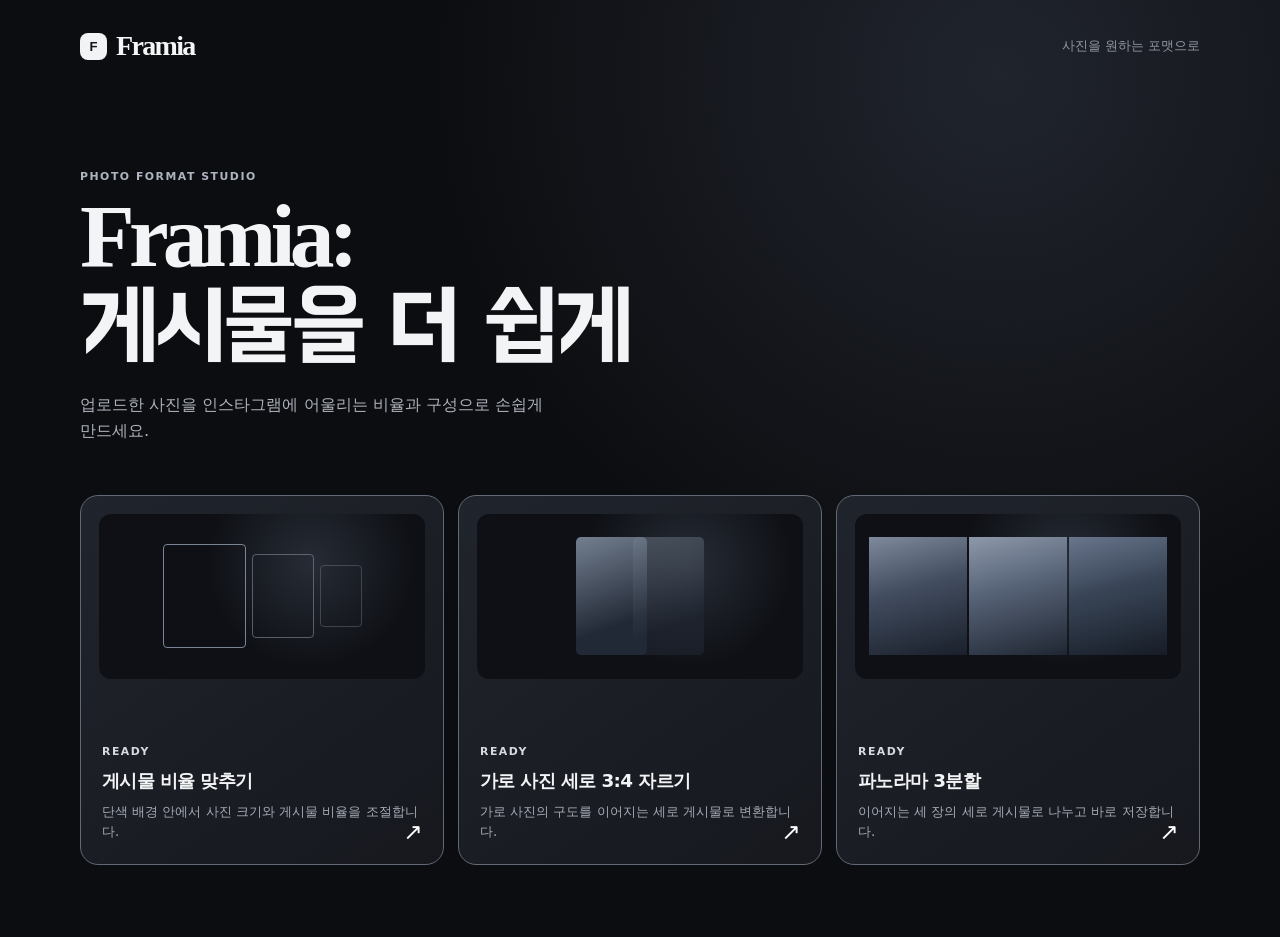
<file: index.html>
<!doctype html>
<html lang="ko">
  <head>
    <meta charset="UTF-8" />
    <meta name="viewport" content="width=device-width, initial-scale=1.0" />
    <title>Framia — 사진 포맷 메이커</title>
    <link rel="stylesheet" href="./main.css" />
  </head>
  <body>
    <main class="home-shell">
      <header class="home-header">
        <a class="brand" href="./index.html" aria-label="Framia 홈"><span>F</span>Framia</a>
        <p>사진을 원하는 포맷으로</p>
      </header>

      <section class="hero">
        <p class="eyebrow">PHOTO FORMAT STUDIO</p>
          <h1><span class="hero-brand">Framia:</span><br />게시물을 더 쉽게</h1>
        <p class="intro">업로드한 사진을 인스타그램에 어울리는 비율과 구성으로 손쉽게 만드세요.</p>
      </section>

      <section class="tool-grid" aria-label="사진 편집 도구">
        <a class="tool-card active" href="./ratio.html">
          <div class="tool-visual ratio-visual"><span></span><span></span><span></span></div>
          <div class="tool-copy"><p class="card-label">READY</p><h2>게시물 비율 맞추기</h2><p>단색 배경 안에서 사진 크기와 게시물 비율을 조절합니다.</p></div>
          <span class="card-arrow" aria-hidden="true">↗</span>
        </a>

        <a class="tool-card active" href="./portrait.html">
          <div class="tool-visual portrait-visual"><span></span><span></span></div>
          <div class="tool-copy"><p class="card-label">READY</p><h2>가로 사진 세로 3:4 자르기</h2><p>가로 사진의 구도를 이어지는 세로 게시물로 변환합니다.</p></div>
          <span class="card-arrow" aria-hidden="true">↗</span>
        </a>

        <a class="tool-card active" href="./panorama.html">
          <div class="tool-visual panorama-visual"><span></span><span></span><span></span></div>
          <div class="tool-copy"><p class="card-label">READY</p><h2>파노라마 3분할</h2><p>이어지는 세 장의 세로 게시물로 나누고 바로 저장합니다.</p></div>
          <span class="card-arrow" aria-hidden="true">↗</span>
        </a>
      </section>
    </main>
  </body>
</html>
</file>
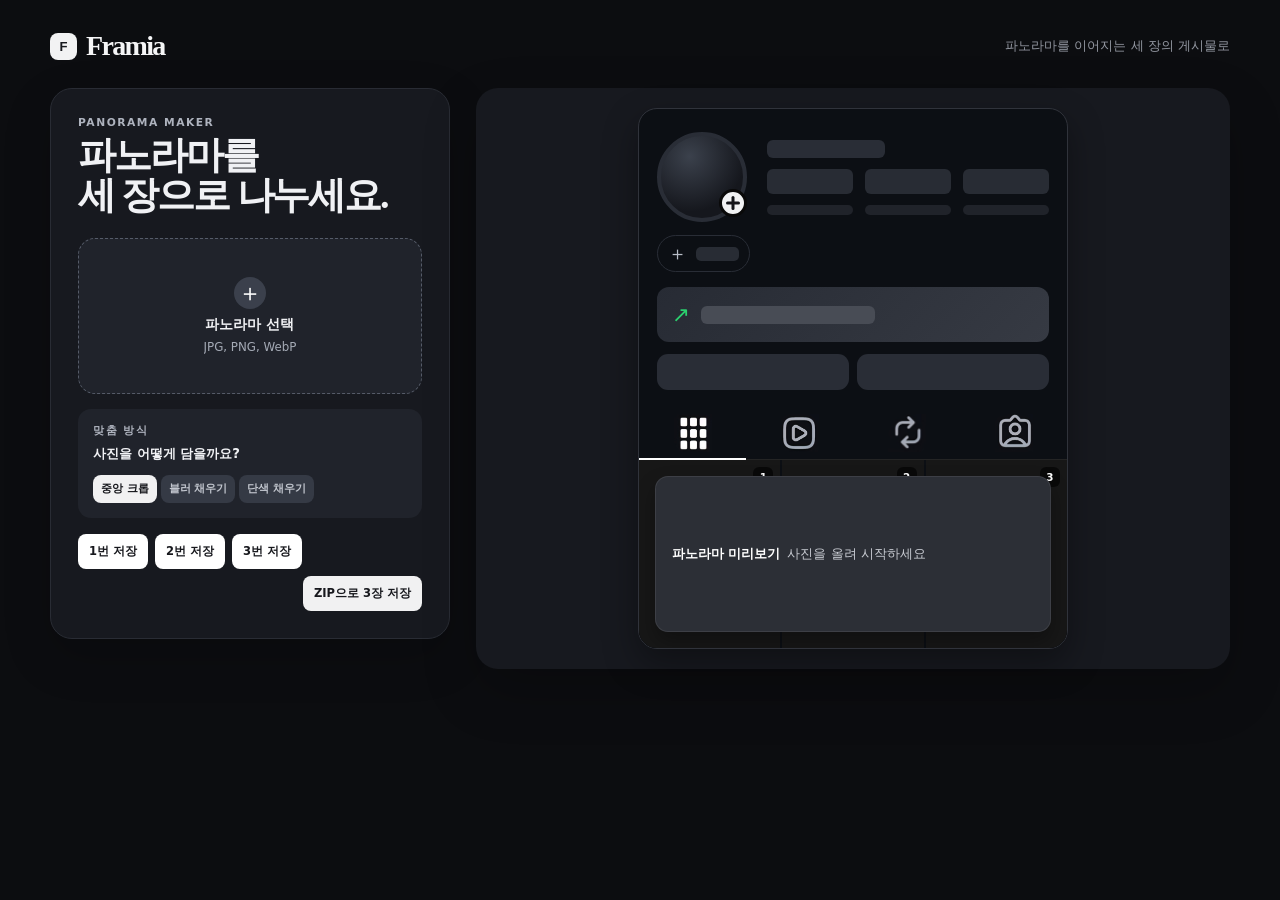
<file: panorama.html>
<!doctype html>
<html lang="ko">
  <head>
    <meta charset="UTF-8" />
    <meta name="viewport" content="width=device-width, initial-scale=1.0" />
    <title>Framia — 인스타 파노라마 메이커</title>
    <link rel="stylesheet" href="./styles.css" />
  </head>
  <body>
    <header class="site-header">
      <a class="brand" href="./index.html" aria-label="Framia 홈"><span class="brand-mark">F</span>Framia</a>
      <p>파노라마를 이어지는 세 장의 게시물로</p>
    </header>

    <main class="workspace">
      <section class="editor-panel" aria-label="파노라마 편집 도구">
        <div class="editor-heading"><p class="eyebrow">PANORAMA MAKER</p><h1>파노라마를<br />세 장으로 나누세요.</h1></div>
        <label class="upload-card" id="uploadCard" for="imageInput">
          <input id="imageInput" type="file" accept="image/*" />
          <span class="upload-icon" aria-hidden="true">＋</span>
          <strong>파노라마 선택</strong>
          <span id="fileStatus">JPG, PNG, WebP</span>
        </label>

        <div id="fitControls" class="fit-controls" hidden>
          <div><p class="label">맞춤 방식</p><strong>사진을 어떻게 담을까요?</strong></div>
          <div class="mode-buttons" role="group" aria-label="이미지 맞춤 방식">
            <button type="button" data-mode="crop" class="mode-button active">중앙 크롭</button>
            <button type="button" data-mode="fill" class="mode-button">블러 채우기</button>
            <button type="button" data-mode="solid" class="mode-button">단색 채우기</button>
          </div>
        </div>
        <div id="colorControls" class="color-controls" hidden><span>레터박스 색상</span><input id="solidColor" type="color" value="#1d1c1a" aria-label="레터박스 색상" /></div>
        <div id="solidSizeControls" class="crop-controls" hidden>
          <div class="control-heading"><div><p class="label">사진 크기</p><strong id="solidSizeValue">전체 보이기</strong></div><button id="resetSolidSize" class="text-button" type="button">기본값</button></div>
          <input id="solidSizeRange" type="range" min="45" max="100" value="100" aria-label="단색 배경 안 사진 크기" />
          <div class="range-labels"><span>여백 크게</span><span>화면 채움</span></div>
        </div>
        <div id="cropControls" class="crop-controls" hidden>
          <div class="control-heading"><div><p class="label">크롭 위치</p><strong id="cropValue">가운데</strong></div><button id="resetCrop" class="text-button" type="button">가운데로</button></div>
          <input id="cropRange" type="range" min="0" max="100" value="50" aria-label="파노라마 크롭 위치" />
          <div class="range-labels"><span>왼쪽</span><span>오른쪽</span></div>
        </div>
        <div id="downloadActions" class="download-actions" hidden>
          <button type="button" data-panel="0">1번 저장</button>
          <button type="button" data-panel="1">2번 저장</button>
          <button type="button" data-panel="2">3번 저장</button>
          <button type="button" class="secondary" id="downloadAll">ZIP으로 3장 저장</button>
        </div>
      </section>

      <section class="preview-panel" id="previewPanel" aria-label="인스타그램 프로필 미리보기" aria-live="polite">
        <div class="instagram-shell">
          <div class="profile-head" aria-hidden="true">
            <div class="placeholder-avatar"><span>＋</span></div>
            <div class="profile-mask">
              <i class="name-mask"></i>
              <div class="placeholder-stats"><i></i><i></i><i></i></div>
              <div class="stat-captions"><i></i><i></i><i></i></div>
            </div>
          </div>
          <div class="highlight-mask" aria-hidden="true"><span>＋</span><i></i></div>
          <div class="dashboard-mask" aria-hidden="true"><span>↗</span><i></i></div>
          <div class="profile-actions-mask" aria-hidden="true"><i></i><i></i></div>
          <div class="ig-tabs" aria-label="게시물 탭">
            <span class="tab-icon active" aria-hidden="true"><img src="./assets/icons/posts.jpeg" alt="" /></span>
            <span class="tab-icon" aria-hidden="true"><img src="./assets/icons/reels.jpeg" alt="" /></span>
            <span class="tab-icon" aria-hidden="true"><img src="./assets/icons/reposts.jpeg" alt="" /></span>
            <span class="tab-icon" aria-hidden="true"><img src="./assets/icons/tagged.jpeg" alt="" /></span>
          </div>
          <div class="feed-shell">
            <div class="panels-wrap" id="panelsWrap" aria-label="첫 번째 게시물 행 미리보기">
            <div class="panel"><canvas class="render-canvas" id="panel1" width="1080" height="1440" aria-label="첫 번째 출력 이미지"></canvas><canvas class="grid-preview" width="600" height="800" aria-label="첫 번째 게시물 미리보기"></canvas><span>1</span></div>
            <div class="panel"><canvas class="render-canvas" id="panel2" width="1080" height="1440" aria-label="두 번째 출력 이미지"></canvas><canvas class="grid-preview" width="600" height="800" aria-label="두 번째 게시물 미리보기"></canvas><span>2</span></div>
            <div class="panel"><canvas class="render-canvas" id="panel3" width="1080" height="1440" aria-label="세 번째 출력 이미지"></canvas><canvas class="grid-preview" width="600" height="800" aria-label="세 번째 게시물 미리보기"></canvas><span>3</span></div>
            <div id="emptyState" class="empty-state"><b>파노라마 미리보기</b><span>사진을 올려 시작하세요</span></div>
            </div>
          </div>
        </div>
      </section>
    </main>
    <script src="./app.js"></script>
  </body>
</html>
</file>
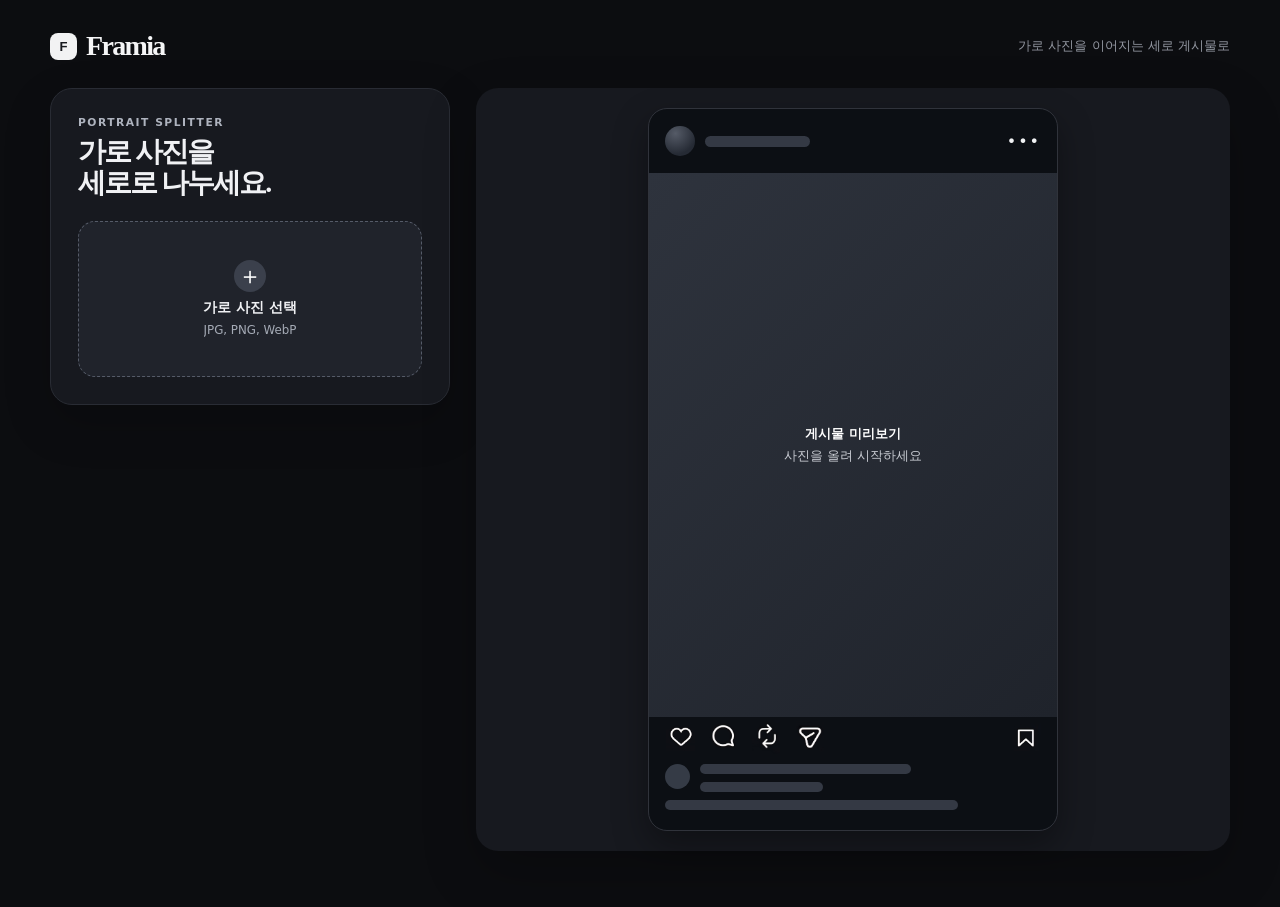
<file: portrait.html>
<!doctype html>
<html lang="ko">
  <head>
    <meta charset="UTF-8" />
    <meta name="viewport" content="width=device-width, initial-scale=1.0" />
    <title>Framia — 가로 사진 세로 3:4 자르기</title>
    <link rel="stylesheet" href="./portrait.css" />
  </head>
  <body>
    <header class="site-header">
      <a class="brand" href="./index.html" aria-label="Framia 홈"><span class="brand-mark">F</span>Framia</a>
      <p>가로 사진을 이어지는 세로 게시물로</p>
    </header>

    <main class="workspace">
      <section class="editor-panel" aria-label="가로 사진 세로 자르기 도구">
        <div class="editor-heading"><p class="eyebrow">PORTRAIT SPLITTER</p><h1>가로 사진을<br />세로로 나누세요.</h1></div>
        <label class="upload-card" id="uploadCard" for="imageInput">
          <input id="imageInput" type="file" accept="image/*" />
          <span class="upload-icon" aria-hidden="true">＋</span>
          <strong>가로 사진 선택</strong>
          <span id="fileStatus">JPG, PNG, WebP</span>
        </label>

        <div id="splitControls" class="split-controls" hidden>
          <div class="control-heading"><div><p class="label">분할 장수</p><strong id="countLabel">3장의 게시물</strong></div></div>
          <input id="countRange" type="range" min="2" max="10" value="3" aria-label="분할할 게시물 수" />
          <div class="range-labels"><span>2장</span><span>10장</span></div>
        </div>
        <div id="cropControls" class="crop-controls" hidden>
          <div class="control-heading"><div><p class="label">크롭 위치</p><strong id="cropValue">가운데</strong></div><button id="resetCrop" class="text-button" type="button">가운데로</button></div>
          <input id="cropRange" type="range" min="0" max="100" value="50" aria-label="가로 사진 크롭 위치" />
          <div class="range-labels"><span>왼쪽</span><span>오른쪽</span></div>
        </div>
        <div id="downloadActions" class="download-actions" hidden>
          <div id="singleDownloads" class="single-downloads"></div>
          <button type="button" class="secondary" id="downloadAll">ZIP으로 저장</button>
        </div>
      </section>

      <section class="preview-panel" id="previewPanel" aria-label="인스타그램 게시물 미리보기" aria-live="polite">
        <div class="instagram-post">
          <div class="post-author" aria-hidden="true">
            <span class="author-avatar"></span><span class="author-name"></span><span class="more-icon">•••</span>
          </div>
          <div class="carousel" id="carousel">
            <div class="carousel-track" id="carouselTrack"></div>
            <button type="button" class="carousel-arrow previous" id="previousButton" aria-label="이전 사진">‹</button>
            <button type="button" class="carousel-arrow next" id="nextButton" aria-label="다음 사진">›</button>
            <div id="emptyState" class="empty-state"><b>게시물 미리보기</b><span>사진을 올려 시작하세요</span></div>
            <span id="pageCount" class="page-count" hidden>1/3</span>
          </div>
          <div class="carousel-dots" id="carouselDots" aria-label="사진 순서"></div>
          <div class="post-actions" aria-hidden="true">
            <img src="./assets/post-icons/heart.jpeg" alt="" />
            <img src="./assets/post-icons/comment.jpeg" alt="" />
            <img src="./assets/post-icons/repost.jpeg" alt="" />
            <img src="./assets/post-icons/share.jpeg" alt="" />
            <img class="bookmark" src="./assets/post-icons/bookmark.jpeg" alt="" />
          </div>
          <div class="post-copy" aria-hidden="true"><i class="copy-avatar"></i><i class="copy-line primary"></i><i class="copy-line short"></i><i class="copy-line wide"></i></div>
        </div>
      </section>
    </main>
    <script src="./portrait.js"></script>
  </body>
</html>
</file>
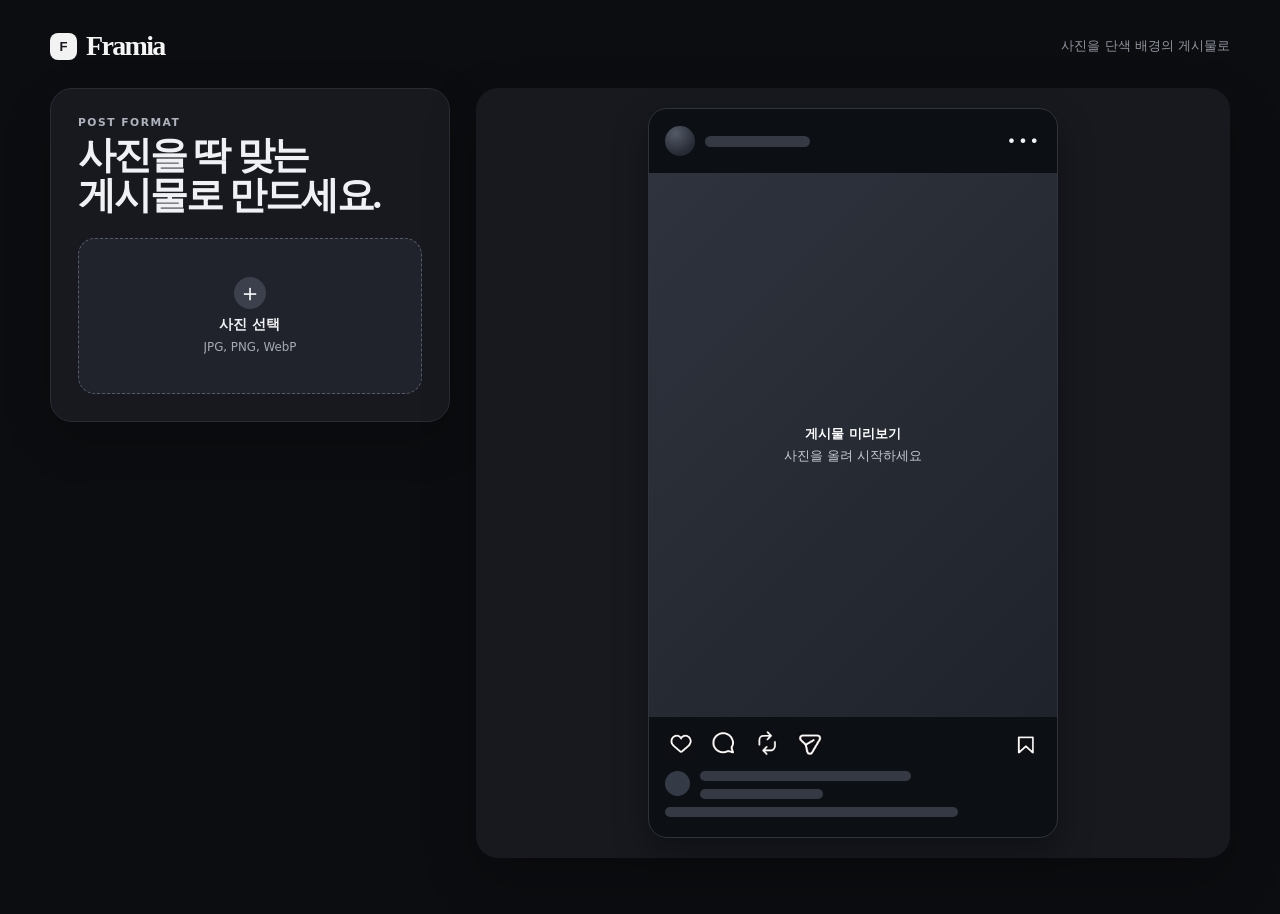
<file: ratio.html>
<!doctype html>
<html lang="ko">
  <head>
    <meta charset="UTF-8" />
    <meta name="viewport" content="width=device-width, initial-scale=1.0" />
    <title>Framia — 게시물 비율 맞추기</title>
    <link rel="stylesheet" href="./ratio.css" />
  </head>
  <body>
    <header class="site-header">
      <a class="brand" href="./index.html" aria-label="Framia 홈"><span class="brand-mark">F</span>Framia</a>
      <p>사진을 단색 배경의 게시물로</p>
    </header>

    <main class="workspace">
      <section class="editor-panel" aria-label="게시물 비율 맞추기 도구">
        <div class="editor-heading"><p class="eyebrow">POST FORMAT</p><h1>사진을 딱 맞는<br />게시물로 만드세요.</h1></div>
        <label class="upload-card" id="uploadCard" for="imageInput">
          <input id="imageInput" type="file" accept="image/*" />
          <span class="upload-icon" aria-hidden="true">＋</span>
          <strong>사진 선택</strong>
          <span id="fileStatus">JPG, PNG, WebP</span>
        </label>

        <div id="formatControls" class="format-controls" hidden>
          <div><p class="label">게시물 비율</p><strong>어떤 비율로 만들까요?</strong></div>
          <div class="format-buttons" role="group" aria-label="게시물 비율">
            <button class="format-button active" type="button" data-ratio="portrait">세로 3:4</button>
            <button class="format-button" type="button" data-ratio="square">정사각형 1:1</button>
          </div>
        </div>
        <div id="colorControls" class="color-controls" hidden><span>배경 색상</span><input id="backgroundColor" type="color" value="#1d1c1a" aria-label="배경 색상" /></div>
        <div id="sizeControls" class="size-controls" hidden>
          <div class="control-heading"><div><p class="label">사진 크기</p><strong id="scaleValue">양옆 맞춤</strong></div><button id="resetSize" class="text-button" type="button">기본값</button></div>
          <input id="scaleRange" type="range" min="55" max="100" value="100" aria-label="사진 크기" />
          <div class="range-labels"><span>여백 크게</span><span>화면 채움</span></div>
        </div>
        <div id="downloadActions" class="download-actions" hidden><button type="button" id="downloadImage">이미지 저장</button></div>
      </section>

      <section class="preview-panel" id="previewPanel" aria-label="인스타그램 게시물 미리보기" aria-live="polite">
        <div class="instagram-post">
          <div class="post-author" aria-hidden="true"><span class="author-avatar"></span><span class="author-name"></span><span class="more-icon">•••</span></div>
          <div class="post-image" id="postImage">
            <canvas id="previewCanvas" width="1080" height="1440" aria-label="게시물 미리보기"></canvas>
            <div id="emptyState" class="empty-state"><b>게시물 미리보기</b><span>사진을 올려 시작하세요</span></div>
          </div>
          <div class="post-actions" aria-hidden="true">
            <img src="./assets/post-icons/heart.jpeg" alt="" />
            <img src="./assets/post-icons/comment.jpeg" alt="" />
            <img src="./assets/post-icons/repost.jpeg" alt="" />
            <img src="./assets/post-icons/share.jpeg" alt="" />
            <img class="bookmark" src="./assets/post-icons/bookmark.jpeg" alt="" />
          </div>
          <div class="post-copy" aria-hidden="true"><i class="copy-avatar"></i><i class="copy-line primary"></i><i class="copy-line short"></i><i class="copy-line wide"></i></div>
        </div>
      </section>
    </main>
    <script src="./ratio.js"></script>
  </body>
</html>
</file>
<file: main.css>
@font-face { font-family: "BM Hanna Pro"; src: url("./assets/fonts/BMHANNAProOTF.otf") format("opentype"); font-display: swap; }
:root { font-family: Inter, ui-sans-serif, system-ui, -apple-system, BlinkMacSystemFont, "Segoe UI", sans-serif; color: #f3f4f6; background: #0c0d10; }
* { box-sizing: border-box; }
body { min-width: 320px; min-height: 100vh; margin: 0; background: radial-gradient(circle at 78% 8%, #20242d 0, #0c0d10 36rem); }
.home-shell { width: min(1120px, calc(100% - 48px)); margin: 0 auto; padding: 30px 0 72px; }
.home-header { display: flex; align-items: center; justify-content: space-between; }
.brand { display: inline-flex; align-items: center; gap: 9px; color: #f4f5f7; font-family: Georgia, serif; font-size: 1.75rem; font-weight: 800; letter-spacing: -.06em; text-decoration: none; }
.brand span { display: grid; width: 27px; height: 27px; place-items: center; border-radius: 8px; background: #f2f3f4; color: #15161a; font-family: Inter, sans-serif; font-size: .82rem; letter-spacing: 0; }
.home-header p { margin: 0; color: #9298a4; font-size: .82rem; }
.hero { max-width: 650px; padding: 108px 0 50px; }
.eyebrow, .card-label { margin: 0 0 10px; color: #aeb4c0; font-size: .68rem; font-weight: 850; letter-spacing: .14em; }
h1 { margin: 0; font-family: "BM Hanna Pro", Georgia, serif; font-size: clamp(3rem, 7vw, 5.6rem); font-weight: 400; line-height: .96; letter-spacing: -.045em; }
.hero-brand { font-family: Georgia, serif; font-weight: 800; letter-spacing: -.065em; }
.intro { max-width: 480px; margin: 24px 0 0; color: #adb2bc; font-size: 1.03rem; line-height: 1.6; }
.tool-grid { display: grid; grid-template-columns: repeat(3, 1fr); gap: 14px; }
.tool-card { position: relative; display: flex; min-height: 370px; flex-direction: column; overflow: hidden; padding: 21px; border: 1px solid #2a2e37; border-radius: 18px; background: #17191f; color: inherit; text-decoration: none; }
.tool-card.active { border-color: #626976; background: linear-gradient(145deg, #20242c, #16181e); transition: transform .18s ease, border-color .18s ease; }
.tool-card.active:hover { border-color: #e2e5e9; transform: translateY(-4px); }
.tool-visual { position: relative; display: flex; height: 165px; align-items: center; justify-content: center; gap: 6px; margin: -3px -3px 25px; overflow: hidden; border-radius: 12px; background: #0e1015; }
.tool-visual::before { position: absolute; inset: 0; background: radial-gradient(circle at 65% 30%, rgb(105 118 140 / 27%), transparent 43%); content: ""; }
.ratio-visual span { position: relative; display: block; border: 1px solid #7b8494; border-radius: 4px; }.ratio-visual span:nth-child(1) { width: 83px; height: 104px; }.ratio-visual span:nth-child(2) { width: 62px; height: 84px; opacity: .65; }.ratio-visual span:nth-child(3) { width: 42px; height: 62px; opacity: .4; }
.portrait-visual span { position: relative; display: block; width: 71px; height: 118px; border-radius: 5px; background: linear-gradient(160deg, #737f90, #222936 72%); }.portrait-visual span:last-child { margin-left: -20px; opacity: .52; }
.panorama-visual { gap: 2px; }.panorama-visual span { position: relative; width: 30%; height: 118px; background: linear-gradient(165deg, #7e899c 0, #424d60 43%, #1a202b 100%); }.panorama-visual span:nth-child(2) { background: linear-gradient(165deg, #8d98aa 0, #566276 43%, #202733 100%); }.panorama-visual span:nth-child(3) { background: linear-gradient(165deg, #69758b 0, #394557 43%, #161c26 100%); }
.tool-copy { margin-top: auto; }.tool-copy h2 { margin: 0; font-size: 1.15rem; letter-spacing: -.035em; }.tool-copy p:last-child { margin: 9px 0 0; color: #a4aab5; font-size: .83rem; line-height: 1.55; }.active .card-label { color: #d6dbe2; }.pending { opacity: .78; }.card-status { margin-top: 17px; color: #858c98; font-size: .73rem; font-weight: 750; }.card-arrow { position: absolute; right: 20px; bottom: 19px; color: #fff; font-size: 1.45rem; }
@media (max-width: 760px) { .home-shell { width: min(100% - 28px, 560px); padding-bottom: 40px; }.home-header p { display: none; }.hero { padding: 72px 0 36px; }.tool-grid { grid-template-columns: 1fr; }.tool-card { min-height: 290px; }.tool-visual { height: 125px; margin-bottom: 19px; } }
</file>
<file: styles.css>
:root { --ig-dark: #0c0f14; font-family: Inter, ui-sans-serif, system-ui, -apple-system, BlinkMacSystemFont, "Segoe UI", sans-serif; color: #f0f1f4; background: #0c0d10; }
* { box-sizing: border-box; }
body { min-width: 320px; margin: 0; background: #0c0d10; }
button, input { font: inherit; }
.site-header { display: flex; width: min(1180px, calc(100% - 48px)); align-items: center; justify-content: space-between; margin: 0 auto; padding: 30px 0 26px; }
.brand { display: inline-flex; align-items: center; gap: 9px; color: #f5f5f6; font-family: Georgia, serif; font-size: 1.75rem; font-weight: 800; letter-spacing: -.06em; text-decoration: none; }
.brand-mark { display: grid; width: 27px; height: 27px; place-items: center; border-radius: 8px; background: #f2f2f3; color: #17181d; font-family: Inter, sans-serif; font-size: .82rem; letter-spacing: 0; }
.site-header p { margin: 0; color: #9296a0; font-size: .82rem; }
.workspace { display: grid; grid-template-columns: minmax(320px, 400px) minmax(0, 1fr); width: min(1180px, calc(100% - 48px)); gap: 26px; margin: 0 auto 56px; align-items: start; }

.editor-panel { padding: 27px; border: 1px solid #292c34; border-radius: 22px; background: #17191f; box-shadow: 0 18px 48px rgb(0 0 0 / 18%); }
.eyebrow, .label { margin: 0 0 7px; color: #aeb3be; font-size: .67rem; font-weight: 850; letter-spacing: .14em; }
.editor-heading { margin-bottom: 22px; }
h1 { margin: 0; font-family: Georgia, serif; font-size: clamp(1.8rem, 3.2vw, 2.4rem); line-height: 1.04; letter-spacing: -.055em; }
.upload-card { display: flex; min-height: 156px; flex-direction: column; align-items: center; justify-content: center; gap: 6px; border: 1.5px dashed #555b68; border-radius: 17px; background: #20232b; color: #a5abb6; cursor: pointer; transition: .18s ease; }
.upload-card:hover, .upload-card.dragging { border-color: #eeeef0; background: #292d36; transform: translateY(-1px); }
.upload-card input { position: absolute; width: 1px; height: 1px; overflow: hidden; clip: rect(0 0 0 0); }
.upload-card strong { color: #f0f1f4; font-size: .9rem; }
.upload-card span:last-child { max-width: 85%; overflow: hidden; font-size: .74rem; text-overflow: ellipsis; white-space: nowrap; }
.upload-icon { display: grid; width: 32px; height: 32px; place-items: center; border-radius: 50%; background: #3b404c; color: #fff; font-size: 1.5rem; line-height: 1; }
.fit-controls, .crop-controls, .color-controls { margin-top: 15px; padding: 15px; border-radius: 13px; background: #20232b; }
.fit-controls { display: flex; align-items: stretch; flex-direction: column; gap: 12px; }
.fit-controls strong, .control-heading strong { font-size: .83rem; }
.fit-controls strong { display: block; white-space: nowrap; }
.mode-buttons { display: flex; flex-wrap: wrap; justify-content: flex-start; gap: 4px; }
button { border: 0; border-radius: 8px; background: #7f5836; color: #fff; cursor: pointer; }
.mode-button { padding: 7px 8px; background: #353a45; color: #c2c6ce; font-size: .67rem; font-weight: 750; }
.mode-button.active { background: #f1f1f2; color: #17181d; }
.color-controls, .control-heading { display: flex; align-items: center; justify-content: space-between; color: #d5d8de; font-size: .78rem; font-weight: 700; }
#colorControls[hidden] { display: none; }
.color-controls.is-disabled { opacity: .42; }
.color-controls.is-disabled input { cursor: not-allowed; }
.color-controls input { width: 32px; height: 26px; padding: 0; border: 0; border-radius: 6px; background: transparent; cursor: pointer; }
.text-button { padding: 0; background: transparent; color: #b8bdc6; font-size: .73rem; }
.text-button:hover { color: #fff; text-decoration: underline; }
input[type="range"] { width: 100%; margin: 14px 0 4px; accent-color: #f1f1f2; cursor: ew-resize; }
.range-labels { display: flex; justify-content: space-between; color: #9298a3; font-size: .68rem; }
.download-actions { display: flex; flex-wrap: wrap; gap: 7px; margin-top: 16px; }
.download-actions button { padding: 10px 11px; border: 0; background: #fff; color: #17181d; font-size: .72rem; font-weight: 800; }
.download-actions .secondary { margin-left: auto; background: #f1f1f2; color: #17181d; }
button:disabled { opacity: .55; cursor: wait; }

.preview-panel { position: sticky; top: 22px; display: grid; width: 100%; place-items: center; padding: 20px; border-radius: 22px; background: #17191f; color: #f7f7f7; box-shadow: 0 22px 54px rgb(0 0 0 / 22%); }
.instagram-shell { overflow: hidden; width: min(100%, 430px); border: 1px solid #30333b; border-radius: 19px; background: var(--ig-dark); box-shadow: 0 14px 34px rgb(0 0 0 / 35%); }
.profile-head { display: grid; grid-template-columns: 90px 1fr; gap: 20px; padding: 23px 18px 13px; }.placeholder-avatar { position: relative; width: 90px; height: 90px; border: 4px solid #292d36; border-radius: 50%; background: radial-gradient(circle at 35% 25%, #3b414c, #15171d 68%); }.placeholder-avatar span { position: absolute; right: -4px; bottom: 1px; width: 28px; height: 28px; border: 3px solid #090909; border-radius: 50%; background: #f1f2f3; color: #141519; font-size: 0; }.placeholder-avatar span::before, .placeholder-avatar span::after { position: absolute; top: 50%; left: 50%; width: 14px; height: 3px; border-radius: 2px; background: currentColor; content: ""; transform: translate(-50%, -50%); }.placeholder-avatar span::after { transform: translate(-50%, -50%) rotate(90deg); }
.profile-mask { display: flex; flex-direction: column; justify-content: center; gap: 11px; }.name-mask { display: block; width: 42%; height: 18px; border-radius: 6px; background: #292d36; }.placeholder-stats, .stat-captions { display: flex; justify-content: space-between; gap: 12px; }.placeholder-stats i { flex: 1; height: 25px; border-radius: 6px; background: #282c34; }.stat-captions i { flex: 1; height: 10px; border-radius: 5px; background: #20232a; }
.highlight-mask { display: flex; width: 93px; height: 37px; align-items: center; gap: 9px; margin: 0 18px 15px; padding: 0 10px; border: 1px solid #292d36; border-radius: 999px; }.highlight-mask span { color: #b8bdc7; font-size: 1.2rem; }.highlight-mask i { width: 51px; height: 14px; border-radius: 5px; background: #282c34; }
.dashboard-mask { display: flex; align-items: center; gap: 11px; margin: 0 18px 12px; padding: 15px; border-radius: 12px; background: linear-gradient(135deg, #272b34, #363a43); }.dashboard-mask span { color: #2bd16f; font-size: 1.35rem; }.dashboard-mask i { width: 48%; height: 18px; border-radius: 6px; background: #484c55; }.profile-actions-mask { display: grid; grid-template-columns: 1fr 1fr; gap: 8px; margin: 0 18px 15px; }.profile-actions-mask i { height: 36px; border-radius: 11px; background: #292d36; }
.ig-tabs { display: grid; grid-template-columns: repeat(4, 1fr); height: 55px; align-items: stretch; border-bottom: 1px solid #242424; background: var(--ig-dark); text-align: center; }.tab-icon { position: relative; display: grid; width: 100%; height: 55px; place-items: center; }.tab-icon img { display: block; width: 38px; height: 38px; object-fit: contain; mix-blend-mode: normal; }.tab-icon.active::after { position: absolute; right: 0; bottom: 0; left: 0; height: 2px; background: #fff; content: ""; }
.feed-shell { width: 100%; overflow: hidden; background: var(--ig-dark); }
.panels-wrap { position: relative; display: grid; grid-template-columns: repeat(3, 1fr); gap: 2px; min-height: 0; background: var(--ig-dark); }
.panel { position: relative; overflow: hidden; aspect-ratio: 3 / 4; background: #171717; }.render-canvas { display: none; }.grid-preview { display: block; width: 100%; height: 100%; }
.panel span { position: absolute; top: 7px; right: 7px; display: grid; width: 20px; height: 20px; place-items: center; border-radius: 6px; background: rgb(0 0 0 / 58%); color: #fff; font-size: .65rem; font-weight: 800; }
.empty-state { position: absolute; inset: 16px; display: flex; align-items: center; gap: 7px; padding: 13px 16px; border: 1px solid rgb(255 255 255 / 8%); border-radius: 13px; background: #2c2f36; box-shadow: 0 10px 20px rgb(0 0 0 / 30%); color: #c8cbd2; font-size: .8rem; }.empty-state[hidden] { display: none; }.empty-state b { color: #fff; }

@media (max-width: 760px) { .site-header, .workspace { width: min(100% - 28px, 560px); }.site-header { padding: 22px 0 18px; }.site-header p { display: none; }.workspace { display: flex; flex-direction: column; gap: 18px; margin-bottom: 30px; }.editor-panel, .preview-panel { width: 100%; }.preview-panel { position: static; padding: 10px; border-radius: 16px; }.instagram-shell { width: 100%; }.editor-panel { padding: 20px; }.fit-controls { align-items: flex-start; flex-direction: column; }.mode-buttons { justify-content: flex-start; } }
</file>
<file: portrait.css>
:root { font-family: Inter, ui-sans-serif, system-ui, -apple-system, BlinkMacSystemFont, "Segoe UI", sans-serif; color: #f0f1f4; background: #0c0d10; }
* { box-sizing: border-box; }
body { min-width: 320px; margin: 0; background: #0c0d10; }
button, input { font: inherit; }
.site-header { display: flex; width: min(1180px, calc(100% - 48px)); align-items: center; justify-content: space-between; margin: 0 auto; padding: 30px 0 26px; }
.brand { display: inline-flex; align-items: center; gap: 9px; color: #f5f5f6; font-family: Georgia, serif; font-size: 1.75rem; font-weight: 800; letter-spacing: -.06em; text-decoration: none; }
.brand-mark { display: grid; width: 27px; height: 27px; place-items: center; border-radius: 8px; background: #f2f2f3; color: #17181d; font-family: Inter, sans-serif; font-size: .82rem; letter-spacing: 0; }
.site-header p { margin: 0; color: #9296a0; font-size: .82rem; }
.workspace { display: grid; grid-template-columns: minmax(320px, 400px) minmax(0, 1fr); width: min(1180px, calc(100% - 48px)); gap: 26px; margin: 0 auto 56px; align-items: start; }
.editor-panel { padding: 27px; border: 1px solid #292c34; border-radius: 22px; background: #17191f; box-shadow: 0 18px 48px rgb(0 0 0 / 18%); }
.eyebrow, .label { margin: 0 0 7px; color: #aeb3be; font-size: .67rem; font-weight: 850; letter-spacing: .14em; }
.editor-heading { margin-bottom: 22px; }
h1 { margin: 0; font-family: Georgia, serif; font-size: clamp(1.8rem, 3.2vw, 2.4rem); line-height: 1.04; letter-spacing: -.055em; }
.upload-card { display: flex; min-height: 156px; flex-direction: column; align-items: center; justify-content: center; gap: 6px; border: 1.5px dashed #555b68; border-radius: 17px; background: #20232b; color: #a5abb6; cursor: pointer; transition: .18s ease; }
.upload-card:hover, .upload-card.dragging { border-color: #eeeef0; background: #292d36; transform: translateY(-1px); }
.upload-card input { position: absolute; width: 1px; height: 1px; overflow: hidden; clip: rect(0 0 0 0); }
.upload-card strong { color: #f0f1f4; font-size: .9rem; }
.upload-card span:last-child { max-width: 85%; overflow: hidden; font-size: .74rem; text-overflow: ellipsis; white-space: nowrap; }
.upload-icon { display: grid; width: 32px; height: 32px; place-items: center; border-radius: 50%; background: #3b404c; color: #fff; font-size: 1.5rem; line-height: 1; }
.split-controls, .crop-controls { margin-top: 15px; padding: 15px; border-radius: 13px; background: #20232b; }
.control-heading { display: flex; align-items: center; justify-content: space-between; color: #d5d8de; font-size: .78rem; font-weight: 700; }
.control-heading strong { font-size: .83rem; }
.text-button { padding: 0; border: 0; background: transparent; color: #b8bdc6; cursor: pointer; font-size: .73rem; }
.text-button:hover { color: #fff; text-decoration: underline; }
input[type="range"] { width: 100%; margin: 14px 0 4px; accent-color: #f1f1f2; cursor: ew-resize; }
.range-labels { display: flex; justify-content: space-between; color: #9298a3; font-size: .68rem; }
.download-actions { display: flex; flex-direction: column; gap: 9px; margin-top: 16px; }
.download-actions[hidden] { display: none; }
.single-downloads { display: flex; flex-wrap: wrap; gap: 7px; }
.download-actions button { padding: 10px 11px; border: 0; border-radius: 8px; background: #f1f1f2; color: #17181d; cursor: pointer; font-size: .72rem; font-weight: 800; }
.download-actions .secondary { background: #f1f1f2; color: #17181d; }
button:disabled { opacity: .55; cursor: wait; }
.preview-panel { position: sticky; top: 22px; display: grid; width: 100%; place-items: center; padding: 20px; border-radius: 22px; background: #17191f; box-shadow: 0 22px 54px rgb(0 0 0 / 22%); }
.instagram-post { width: min(100%, 410px); overflow: hidden; border: 1px solid #30333b; border-radius: 19px; background: #0c0f14; box-shadow: 0 14px 34px rgb(0 0 0 / 35%); }
.post-author { display: flex; height: 64px; align-items: center; gap: 10px; padding: 0 16px; }.author-avatar { width: 30px; height: 30px; border-radius: 50%; background: radial-gradient(circle at 35% 25%, #555b67, #252a34 70%); }.author-name { width: 105px; height: 11px; border-radius: 999px; background: #343944; }.more-icon { margin-left: auto; color: #f1f2f4; font-size: 1rem; letter-spacing: 2px; }
.carousel { position: relative; overflow: hidden; aspect-ratio: 3 / 4; background: #16191f; touch-action: pan-y; overscroll-behavior-x: contain; user-select: none; -webkit-user-select: none; }.carousel-track { display: flex; height: 100%; transition: transform .52s cubic-bezier(.16, .72, .2, 1); will-change: transform; }.carousel-track.is-dragging { transition: none; }.carousel-slide { flex: 0 0 100%; height: 100%; background: #0d0f13; }.carousel-slide canvas { display: block; width: 100%; height: 100%; }
.carousel-arrow { position: absolute; top: 0; bottom: 0; z-index: 2; display: grid; width: 68px; height: 100%; place-items: center; border: 0; border-radius: 0; background: transparent; color: #fff; cursor: pointer; font-size: 2rem; line-height: 1; opacity: 0; transition: opacity .16s ease, background .16s ease; }.carousel-arrow:hover, .carousel-arrow:focus-visible { opacity: 1; }.carousel-arrow.previous:hover, .carousel-arrow.previous:focus-visible { background: linear-gradient(90deg, rgb(0 0 0 / 42%), transparent); }.carousel-arrow.next:hover, .carousel-arrow.next:focus-visible { background: linear-gradient(-90deg, rgb(0 0 0 / 42%), transparent); }.carousel-arrow.previous { left: 0; }.carousel-arrow.next { right: 0; }.carousel-arrow[hidden] { display: none; }
.page-count { position: absolute; top: 12px; right: 13px; z-index: 1; padding: 5px 9px; border-radius: 999px; background: rgb(0 0 0 / 62%); color: #fff; font-size: .72rem; font-weight: 750; }.empty-state { position: absolute; inset: 0; display: grid; place-content: center; gap: 5px; padding: 20px; background: linear-gradient(135deg, #2e333d, #1f232b); color: #c8cbd2; font-size: .79rem; text-align: center; }.empty-state[hidden] { display: none; }.empty-state b { color: #fff; }
.carousel-dots { display: flex; min-height: 27px; align-items: center; justify-content: center; gap: 5px; }.carousel-dots:empty { display: none; }.carousel-dots button { width: 6px; height: 6px; padding: 0; border: 0; border-radius: 50%; background: #4b5360; cursor: pointer; }.carousel-dots button.active { background: #4f7cff; }
.post-actions { display: flex; align-items: center; gap: 11px; padding: 3px 16px 10px; }.post-actions img { display: block; width: 31px; height: 31px; object-fit: contain; }.post-actions img:nth-child(3) { width: 34px; height: 34px; }.post-actions img:nth-child(4) { width: 32px; height: 32px; }.post-actions .bookmark { width: 29px; height: 31px; margin-left: auto; }.post-copy { display: grid; grid-template-columns: 27px 1fr; gap: 8px; padding: 0 16px 20px; }.copy-avatar { grid-row: span 2; width: 25px; height: 25px; border-radius: 50%; background: #353b46; }.copy-line { display: block; height: 10px; border-radius: 999px; background: #343944; }.copy-line.primary { align-self: end; width: 62%; }.copy-line.short { grid-column: 2; width: 36%; }.copy-line.wide { grid-column: span 2; width: 78%; }
@media (min-width: 761px) { .editor-heading h1 { font-size: 1.75rem; line-height: 1.12; letter-spacing: -.07em; white-space: nowrap; } }
@media (max-width: 760px) { .site-header, .workspace { width: min(100% - 28px, 560px); }.site-header { padding: 22px 0 18px; }.site-header p { display: none; }.workspace { display: flex; flex-direction: column; gap: 18px; margin-bottom: 30px; }.editor-panel, .preview-panel { width: 100%; }.editor-panel { padding: 20px; }.preview-panel { position: static; padding: 10px; border-radius: 16px; }.instagram-post { width: 100%; }.carousel-arrow { display: none; } }
</file>
<file: ratio.css>
:root { font-family: Inter, ui-sans-serif, system-ui, -apple-system, BlinkMacSystemFont, "Segoe UI", sans-serif; color: #f0f1f4; background: #0c0d10; }
* { box-sizing: border-box; }
body { min-width: 320px; margin: 0; background: #0c0d10; }
button, input { font: inherit; }
.site-header { display: flex; width: min(1180px, calc(100% - 48px)); align-items: center; justify-content: space-between; margin: 0 auto; padding: 30px 0 26px; }.brand { display: inline-flex; align-items: center; gap: 9px; color: #f5f5f6; font-family: Georgia, serif; font-size: 1.75rem; font-weight: 800; letter-spacing: -.06em; text-decoration: none; }.brand-mark { display: grid; width: 27px; height: 27px; place-items: center; border-radius: 8px; background: #f2f2f3; color: #17181d; font-family: Inter, sans-serif; font-size: .82rem; letter-spacing: 0; }.site-header p { margin: 0; color: #9296a0; font-size: .82rem; }
.workspace { display: grid; grid-template-columns: minmax(320px, 400px) minmax(0, 1fr); width: min(1180px, calc(100% - 48px)); gap: 26px; margin: 0 auto 56px; align-items: start; }.editor-panel { padding: 27px; border: 1px solid #292c34; border-radius: 22px; background: #17191f; box-shadow: 0 18px 48px rgb(0 0 0 / 18%); }.eyebrow, .label { margin: 0 0 7px; color: #aeb3be; font-size: .67rem; font-weight: 850; letter-spacing: .14em; }.editor-heading { margin-bottom: 22px; }h1 { margin: 0; font-family: Georgia, serif; font-size: clamp(1.8rem, 3.2vw, 2.4rem); line-height: 1.04; letter-spacing: -.055em; }
.upload-card { display: flex; min-height: 156px; flex-direction: column; align-items: center; justify-content: center; gap: 6px; border: 1.5px dashed #555b68; border-radius: 17px; background: #20232b; color: #a5abb6; cursor: pointer; transition: .18s ease; }.upload-card:hover, .upload-card.dragging { border-color: #eeeef0; background: #292d36; transform: translateY(-1px); }.upload-card input { position: absolute; width: 1px; height: 1px; overflow: hidden; clip: rect(0 0 0 0); }.upload-card strong { color: #f0f1f4; font-size: .9rem; }.upload-card span:last-child { max-width: 85%; overflow: hidden; font-size: .74rem; text-overflow: ellipsis; white-space: nowrap; }.upload-icon { display: grid; width: 32px; height: 32px; place-items: center; border-radius: 50%; background: #3b404c; color: #fff; font-size: 1.5rem; line-height: 1; }
.format-controls, .color-controls, .size-controls { margin-top: 15px; padding: 15px; border-radius: 13px; background: #20232b; }.format-controls[hidden], .color-controls[hidden], .size-controls[hidden] { display: none; }.format-controls { display: flex; flex-direction: column; gap: 12px; }.format-controls strong, .control-heading strong { font-size: .83rem; }.format-buttons { display: flex; flex-wrap: wrap; gap: 5px; }.format-button { padding: 8px 10px; border: 0; border-radius: 8px; background: #353a45; color: #c2c6ce; cursor: pointer; font-size: .7rem; font-weight: 800; }.format-button.active { background: #f1f1f2; color: #17181d; }.color-controls, .control-heading { display: flex; align-items: center; justify-content: space-between; color: #d5d8de; font-size: .78rem; font-weight: 700; }.color-controls input { width: 32px; height: 26px; padding: 0; border: 0; border-radius: 6px; background: transparent; cursor: pointer; }.text-button { padding: 0; border: 0; background: transparent; color: #b8bdc6; cursor: pointer; font-size: .73rem; }.text-button:hover { color: #fff; text-decoration: underline; }input[type="range"] { width: 100%; margin: 14px 0 4px; accent-color: #f1f1f2; cursor: ew-resize; }.range-labels { display: flex; justify-content: space-between; color: #9298a3; font-size: .68rem; }.download-actions { margin-top: 16px; }.download-actions[hidden] { display: none; }.download-actions button { width: 100%; padding: 11px; border: 0; border-radius: 8px; background: #f1f1f2; color: #17181d; cursor: pointer; font-size: .76rem; font-weight: 850; }
.preview-panel { position: sticky; top: 22px; display: grid; width: 100%; place-items: center; padding: 20px; border-radius: 22px; background: #17191f; box-shadow: 0 22px 54px rgb(0 0 0 / 22%); }.instagram-post { width: min(100%, 410px); overflow: hidden; border: 1px solid #30333b; border-radius: 19px; background: #0c0f14; box-shadow: 0 14px 34px rgb(0 0 0 / 35%); }.post-author { display: flex; height: 64px; align-items: center; gap: 10px; padding: 0 16px; }.author-avatar { width: 30px; height: 30px; border-radius: 50%; background: radial-gradient(circle at 35% 25%, #555b67, #252a34 70%); }.author-name { width: 105px; height: 11px; border-radius: 999px; background: #343944; }.more-icon { margin-left: auto; color: #f1f2f4; font-size: 1rem; letter-spacing: 2px; }.post-image { position: relative; overflow: hidden; aspect-ratio: 3 / 4; background: #16191f; }.post-image.square { aspect-ratio: 1; }.post-image canvas { display: block; width: 100%; height: 100%; }.empty-state { position: absolute; inset: 0; display: grid; place-content: center; gap: 5px; padding: 20px; background: linear-gradient(135deg, #2e333d, #1f232b); color: #c8cbd2; font-size: .79rem; text-align: center; }.empty-state[hidden] { display: none; }.empty-state b { color: #fff; }
.post-actions { display: flex; align-items: center; gap: 11px; padding: 10px 16px; }.post-actions img { display: block; width: 31px; height: 31px; object-fit: contain; }.post-actions img:nth-child(3) { width: 34px; height: 34px; }.post-actions img:nth-child(4) { width: 32px; height: 32px; }.post-actions .bookmark { width: 29px; height: 31px; margin-left: auto; }.post-copy { display: grid; grid-template-columns: 27px 1fr; gap: 8px; padding: 0 16px 20px; }.copy-avatar { grid-row: span 2; width: 25px; height: 25px; border-radius: 50%; background: #353b46; }.copy-line { display: block; height: 10px; border-radius: 999px; background: #343944; }.copy-line.primary { align-self: end; width: 62%; }.copy-line.short { grid-column: 2; width: 36%; }.copy-line.wide { grid-column: span 2; width: 78%; }
@media (max-width: 760px) { .site-header, .workspace { width: min(100% - 28px, 560px); }.site-header { padding: 22px 0 18px; }.site-header p { display: none; }.workspace { display: flex; flex-direction: column; gap: 18px; margin-bottom: 30px; }.editor-panel, .preview-panel { width: 100%; }.editor-panel { padding: 20px; }.preview-panel { position: static; padding: 10px; border-radius: 16px; }.instagram-post { width: 100%; } }
</file>
